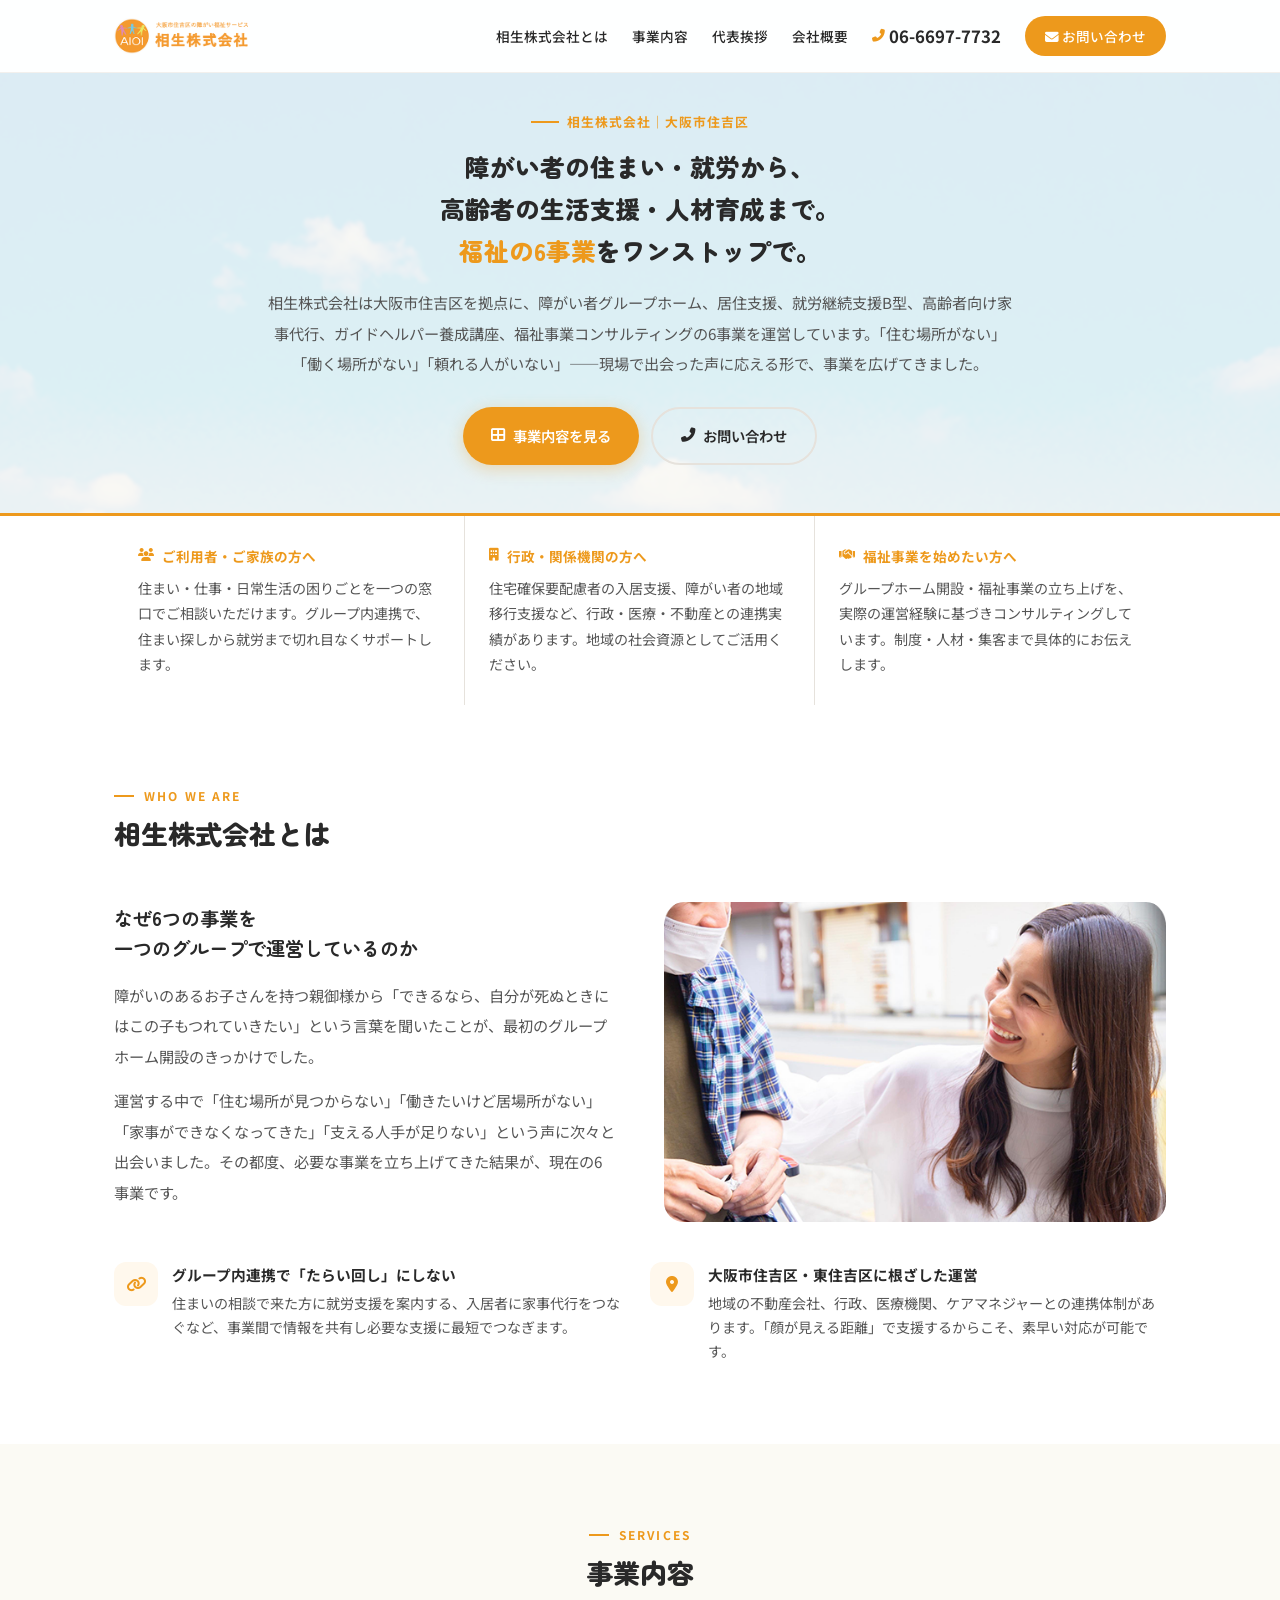
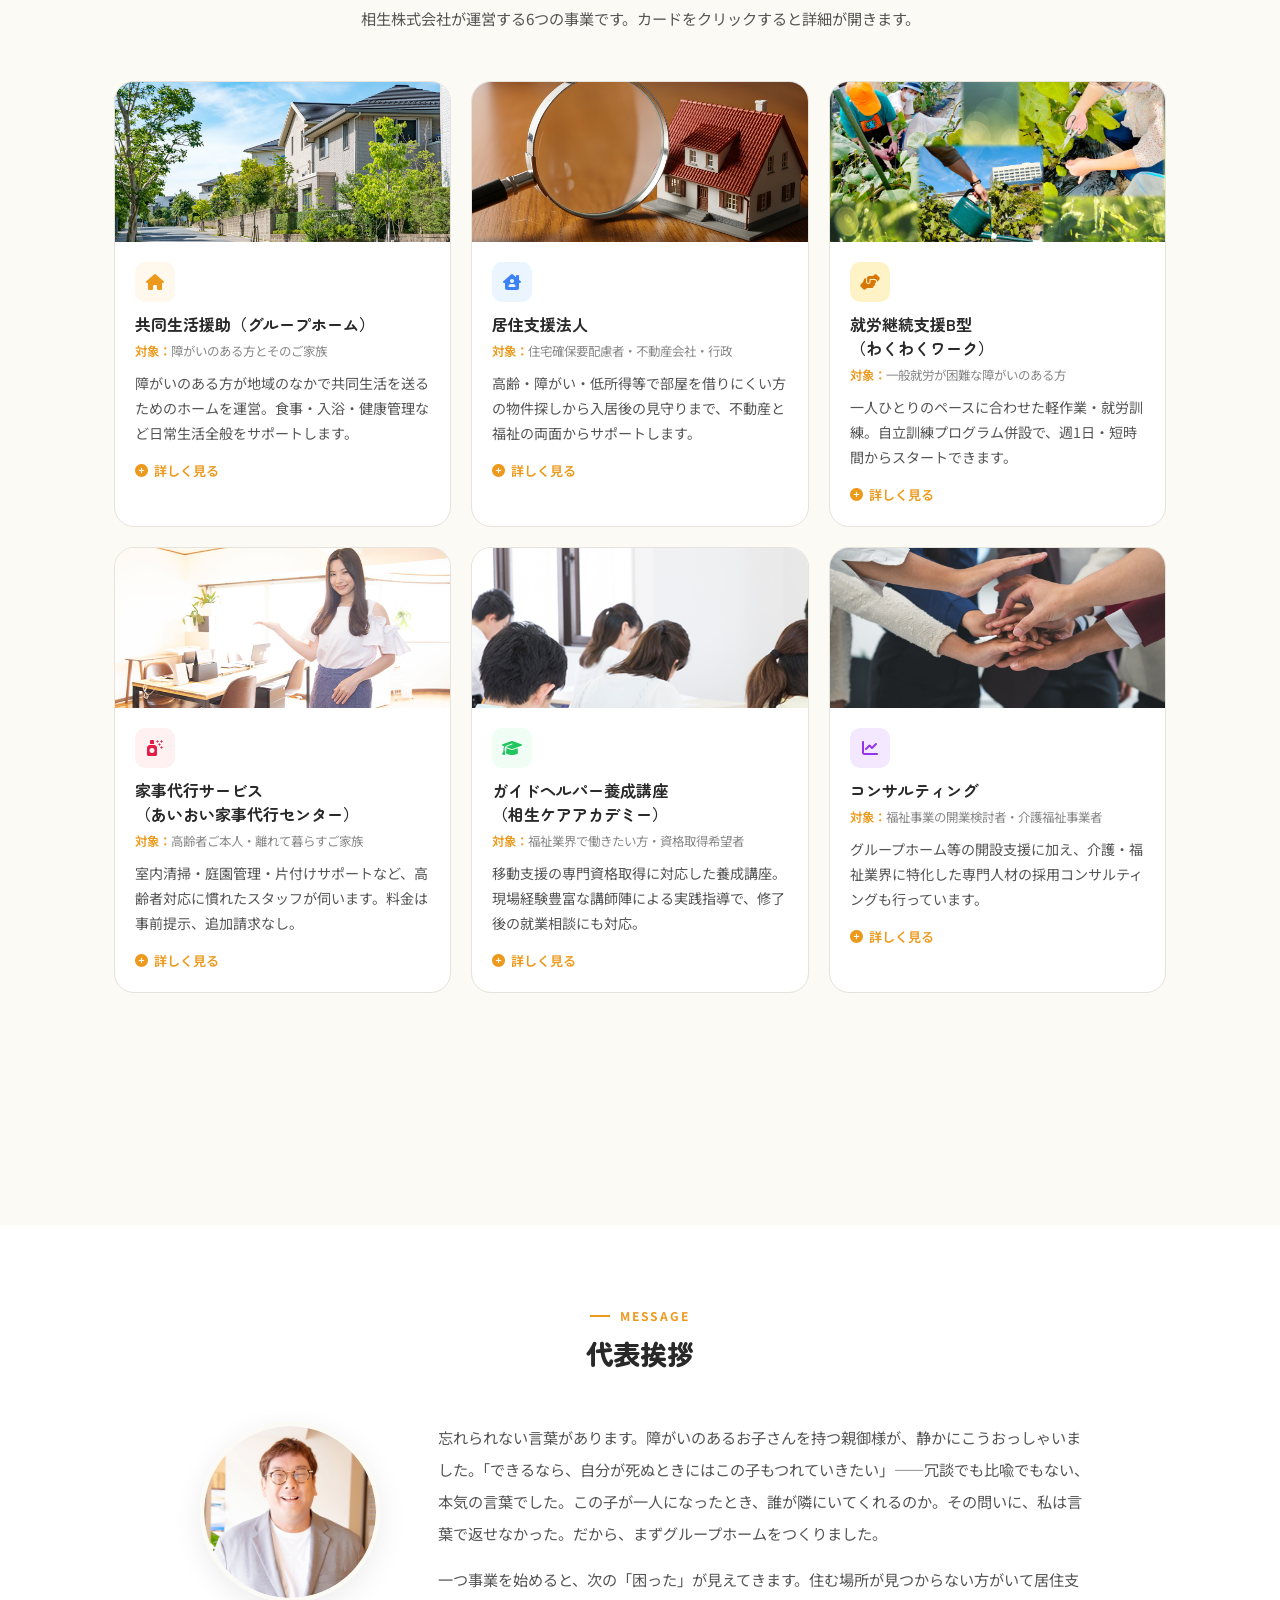
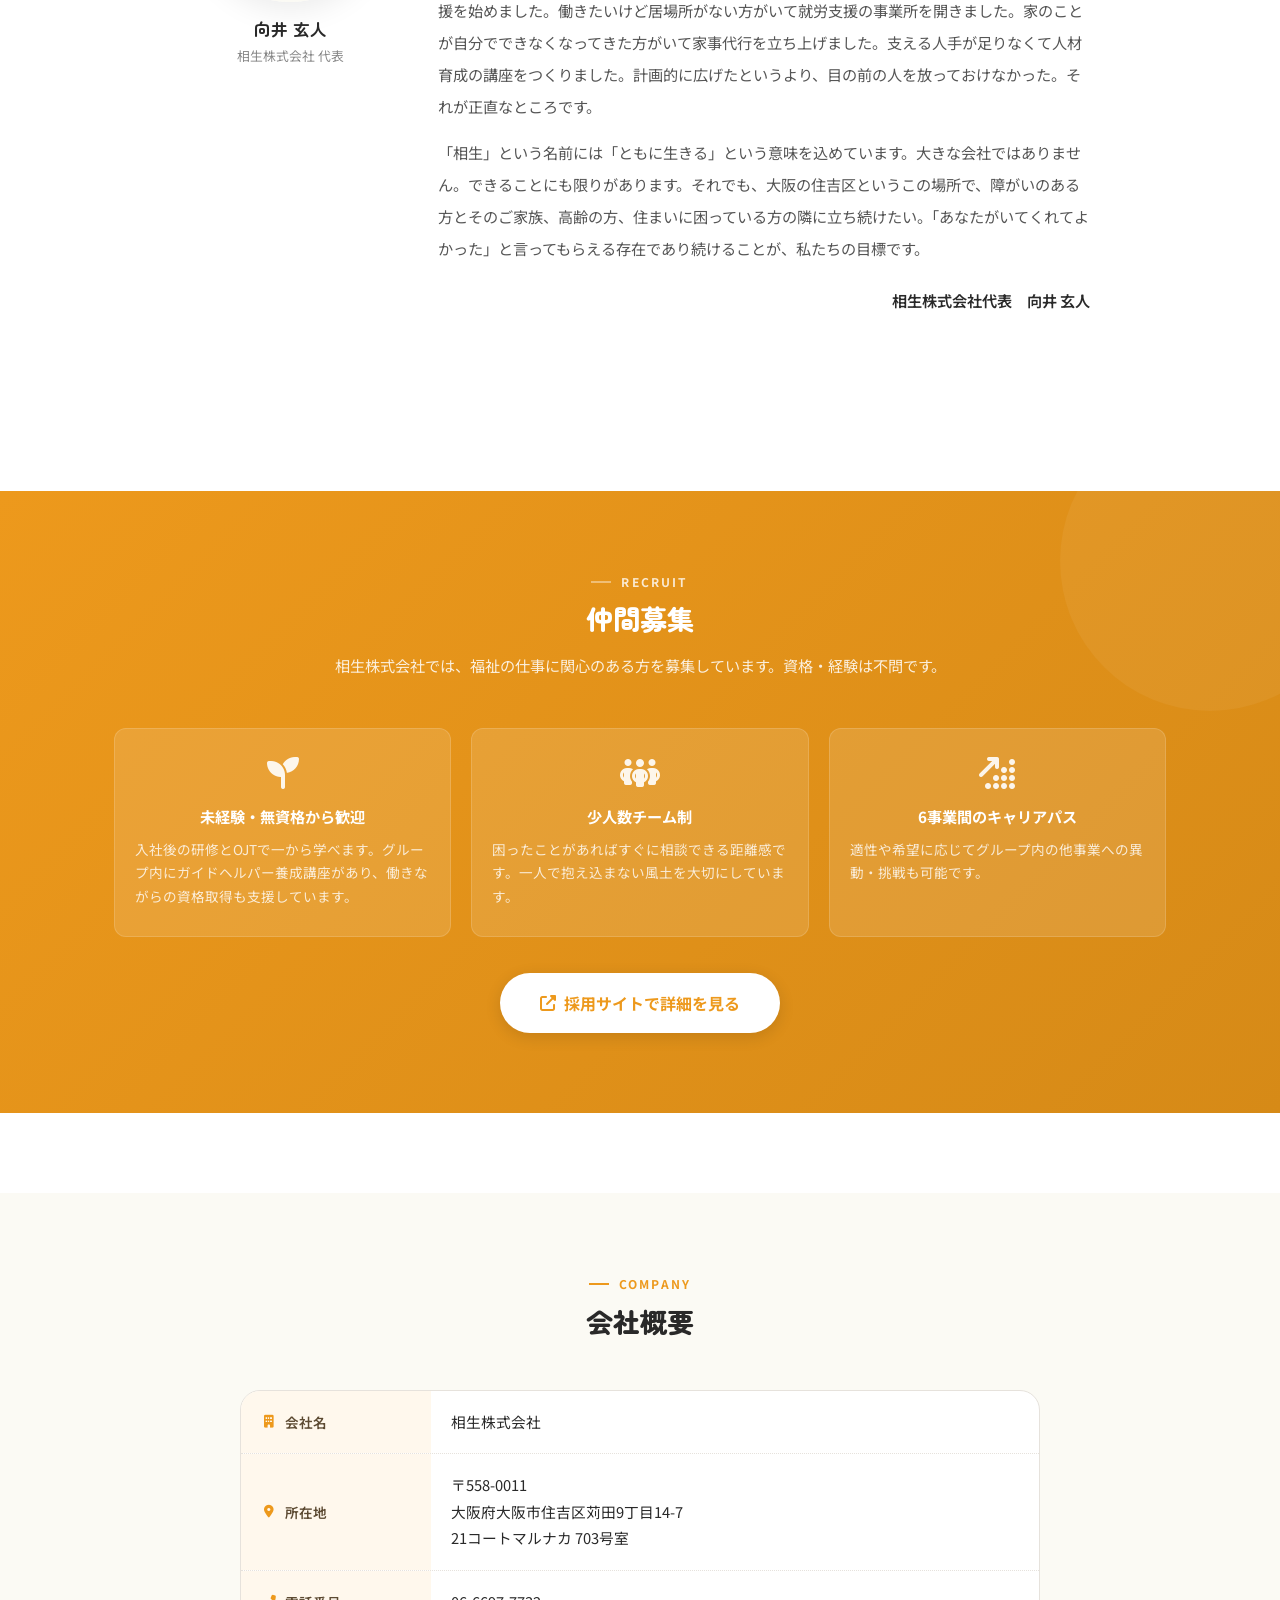
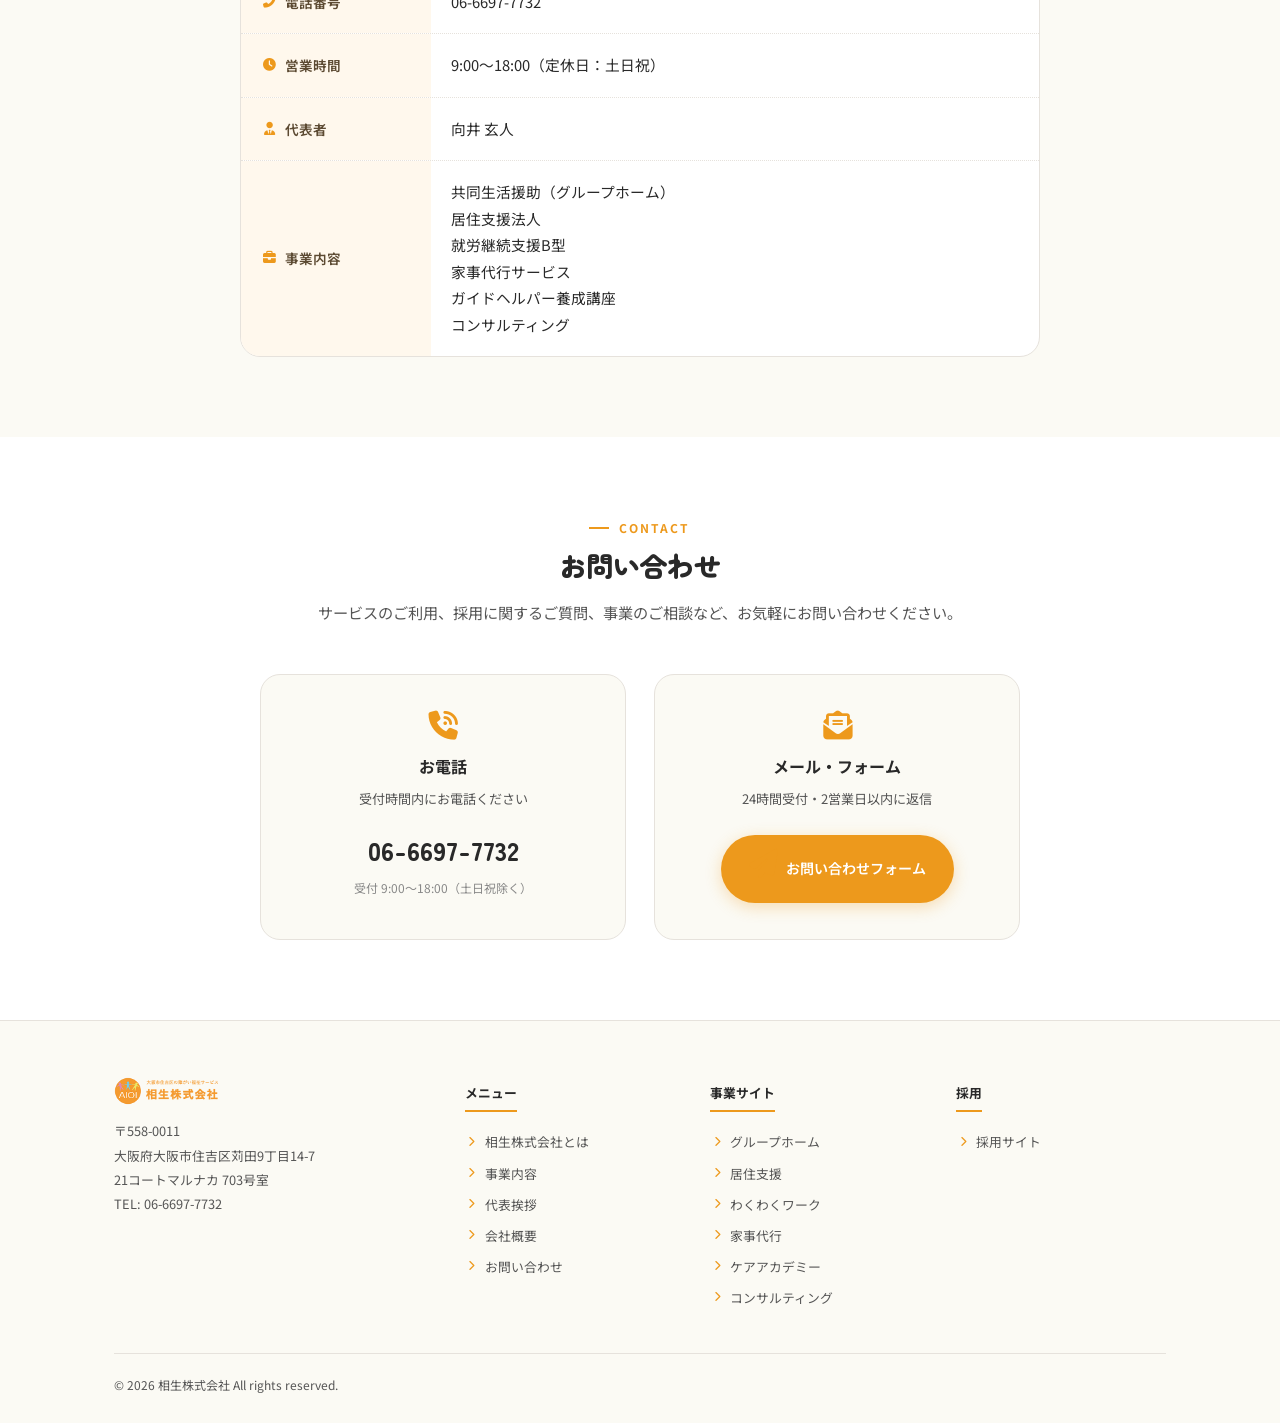
<file: index.html>
<!DOCTYPE html>
<html lang="ja">
<head>
  <meta charset="UTF-8">
  <meta name="viewport" content="width=device-width, initial-scale=1.0">
  <title>相生株式会社コーポレートサイト</title>
<meta name='robots' content='max-image-preview:large' />
<link rel='dns-prefetch' href='https://fonts.googleapis.com/' />
<link rel='dns-prefetch' href='https://cdnjs.cloudflare.com/' />
<link rel="alternate" type="application/rss+xml" title="相生株式会社コーポレートサイト &raquo; サンプルページ のコメントのフィード" href="sample-page/feed/index.html" />
<link rel="alternate" title="oEmbed (JSON)" type="application/json+oembed" href="https://ink.aioi-kj.com/wp-json/oembed/1.0/embed?url=https%3A%2F%2Fink.aioi-kj.com%2F" />
<link rel="alternate" title="oEmbed (XML)" type="text/xml+oembed" href="https://ink.aioi-kj.com/wp-json/oembed/1.0/embed?url=https%3A%2F%2Fink.aioi-kj.com%2F&#038;format=xml" />
<style id="wp-img-auto-sizes-contain-inline-css">
img:is([sizes=auto i],[sizes^="auto," i]){contain-intrinsic-size:3000px 1500px}
/*# sourceURL=wp-img-auto-sizes-contain-inline-css */
</style>
<style id="wp-emoji-styles-inline-css">

	img.wp-smiley, img.emoji {
		display: inline !important;
		border: none !important;
		box-shadow: none !important;
		height: 1em !important;
		width: 1em !important;
		margin: 0 0.07em !important;
		vertical-align: -0.1em !important;
		background: none !important;
		padding: 0 !important;
	}
/*# sourceURL=wp-emoji-styles-inline-css */
</style>
<style id="wp-block-library-inline-css">
:root{--wp-block-synced-color:#7a00df;--wp-block-synced-color--rgb:122,0,223;--wp-bound-block-color:var(--wp-block-synced-color);--wp-editor-canvas-background:#ddd;--wp-admin-theme-color:#007cba;--wp-admin-theme-color--rgb:0,124,186;--wp-admin-theme-color-darker-10:#006ba1;--wp-admin-theme-color-darker-10--rgb:0,107,160.5;--wp-admin-theme-color-darker-20:#005a87;--wp-admin-theme-color-darker-20--rgb:0,90,135;--wp-admin-border-width-focus:2px}@media (min-resolution:192dpi){:root{--wp-admin-border-width-focus:1.5px}}.wp-element-button{cursor:pointer}:root .has-very-light-gray-background-color{background-color:#eee}:root .has-very-dark-gray-background-color{background-color:#313131}:root .has-very-light-gray-color{color:#eee}:root .has-very-dark-gray-color{color:#313131}:root .has-vivid-green-cyan-to-vivid-cyan-blue-gradient-background{background:linear-gradient(135deg,#00d084,#0693e3)}:root .has-purple-crush-gradient-background{background:linear-gradient(135deg,#34e2e4,#4721fb 50%,#ab1dfe)}:root .has-hazy-dawn-gradient-background{background:linear-gradient(135deg,#faaca8,#dad0ec)}:root .has-subdued-olive-gradient-background{background:linear-gradient(135deg,#fafae1,#67a671)}:root .has-atomic-cream-gradient-background{background:linear-gradient(135deg,#fdd79a,#004a59)}:root .has-nightshade-gradient-background{background:linear-gradient(135deg,#330968,#31cdcf)}:root .has-midnight-gradient-background{background:linear-gradient(135deg,#020381,#2874fc)}:root{--wp--preset--font-size--normal:16px;--wp--preset--font-size--huge:42px}.has-regular-font-size{font-size:1em}.has-larger-font-size{font-size:2.625em}.has-normal-font-size{font-size:var(--wp--preset--font-size--normal)}.has-huge-font-size{font-size:var(--wp--preset--font-size--huge)}:root .has-text-align-center{text-align:center}:root .has-text-align-left{text-align:left}:root .has-text-align-right{text-align:right}.has-fit-text{white-space:nowrap!important}#end-resizable-editor-section{display:none}.aligncenter{clear:both}.items-justified-left{justify-content:flex-start}.items-justified-center{justify-content:center}.items-justified-right{justify-content:flex-end}.items-justified-space-between{justify-content:space-between}.screen-reader-text{word-wrap:normal!important;border:0;clip-path:inset(50%);height:1px;margin:-1px;overflow:hidden;padding:0;position:absolute;width:1px}.screen-reader-text:focus{background-color:#ddd;clip-path:none;color:#444;display:block;font-size:1em;height:auto;left:5px;line-height:normal;padding:15px 23px 14px;text-decoration:none;top:5px;width:auto;z-index:100000}html :where(.has-border-color){border-style:solid}html :where([style*=border-color]){border-style:solid}html :where([style*=border-top-color]){border-top-style:solid}html :where([style*=border-right-color]){border-right-style:solid}html :where([style*=border-bottom-color]){border-bottom-style:solid}html :where([style*=border-left-color]){border-left-style:solid}html :where([style*=border-width]){border-style:solid}html :where([style*=border-top-width]){border-top-style:solid}html :where([style*=border-right-width]){border-right-style:solid}html :where([style*=border-bottom-width]){border-bottom-style:solid}html :where([style*=border-left-width]){border-left-style:solid}html :where(img[class*=wp-image-]){height:auto;max-width:100%}:where(figure){margin:0 0 1em}html :where(.is-position-sticky){--wp-admin--admin-bar--position-offset:var(--wp-admin--admin-bar--height,0px)}@media screen and (max-width:600px){html :where(.is-position-sticky){--wp-admin--admin-bar--position-offset:0px}}

/*# sourceURL=/wp-includes/css/dist/block-library/common.min.css */
</style>
<style id="classic-theme-styles-inline-css">
/*! This file is auto-generated */
.wp-block-button__link{color:#fff;background-color:#32373c;border-radius:9999px;box-shadow:none;text-decoration:none;padding:calc(.667em + 2px) calc(1.333em + 2px);font-size:1.125em}.wp-block-file__button{background:#32373c;color:#fff;text-decoration:none}
/*# sourceURL=/wp-includes/css/classic-themes.min.css */
</style>

<style id="global-styles-inline-css">
:root{--wp--preset--aspect-ratio--square: 1;--wp--preset--aspect-ratio--4-3: 4/3;--wp--preset--aspect-ratio--3-4: 3/4;--wp--preset--aspect-ratio--3-2: 3/2;--wp--preset--aspect-ratio--2-3: 2/3;--wp--preset--aspect-ratio--16-9: 16/9;--wp--preset--aspect-ratio--9-16: 9/16;--wp--preset--color--black: #000000;--wp--preset--color--cyan-bluish-gray: #abb8c3;--wp--preset--color--white: #ffffff;--wp--preset--color--pale-pink: #f78da7;--wp--preset--color--vivid-red: #cf2e2e;--wp--preset--color--luminous-vivid-orange: #ff6900;--wp--preset--color--luminous-vivid-amber: #fcb900;--wp--preset--color--light-green-cyan: #7bdcb5;--wp--preset--color--vivid-green-cyan: #00d084;--wp--preset--color--pale-cyan-blue: #8ed1fc;--wp--preset--color--vivid-cyan-blue: #0693e3;--wp--preset--color--vivid-purple: #9b51e0;--wp--preset--gradient--vivid-cyan-blue-to-vivid-purple: linear-gradient(135deg,rgb(6,147,227) 0%,rgb(155,81,224) 100%);--wp--preset--gradient--light-green-cyan-to-vivid-green-cyan: linear-gradient(135deg,rgb(122,220,180) 0%,rgb(0,208,130) 100%);--wp--preset--gradient--luminous-vivid-amber-to-luminous-vivid-orange: linear-gradient(135deg,rgb(252,185,0) 0%,rgb(255,105,0) 100%);--wp--preset--gradient--luminous-vivid-orange-to-vivid-red: linear-gradient(135deg,rgb(255,105,0) 0%,rgb(207,46,46) 100%);--wp--preset--gradient--very-light-gray-to-cyan-bluish-gray: linear-gradient(135deg,rgb(238,238,238) 0%,rgb(169,184,195) 100%);--wp--preset--gradient--cool-to-warm-spectrum: linear-gradient(135deg,rgb(74,234,220) 0%,rgb(151,120,209) 20%,rgb(207,42,186) 40%,rgb(238,44,130) 60%,rgb(251,105,98) 80%,rgb(254,248,76) 100%);--wp--preset--gradient--blush-light-purple: linear-gradient(135deg,rgb(255,206,236) 0%,rgb(152,150,240) 100%);--wp--preset--gradient--blush-bordeaux: linear-gradient(135deg,rgb(254,205,165) 0%,rgb(254,45,45) 50%,rgb(107,0,62) 100%);--wp--preset--gradient--luminous-dusk: linear-gradient(135deg,rgb(255,203,112) 0%,rgb(199,81,192) 50%,rgb(65,88,208) 100%);--wp--preset--gradient--pale-ocean: linear-gradient(135deg,rgb(255,245,203) 0%,rgb(182,227,212) 50%,rgb(51,167,181) 100%);--wp--preset--gradient--electric-grass: linear-gradient(135deg,rgb(202,248,128) 0%,rgb(113,206,126) 100%);--wp--preset--gradient--midnight: linear-gradient(135deg,rgb(2,3,129) 0%,rgb(40,116,252) 100%);--wp--preset--font-size--small: 13px;--wp--preset--font-size--medium: 20px;--wp--preset--font-size--large: 36px;--wp--preset--font-size--x-large: 42px;--wp--preset--spacing--20: 0.44rem;--wp--preset--spacing--30: 0.67rem;--wp--preset--spacing--40: 1rem;--wp--preset--spacing--50: 1.5rem;--wp--preset--spacing--60: 2.25rem;--wp--preset--spacing--70: 3.38rem;--wp--preset--spacing--80: 5.06rem;--wp--preset--shadow--natural: 6px 6px 9px rgba(0, 0, 0, 0.2);--wp--preset--shadow--deep: 12px 12px 50px rgba(0, 0, 0, 0.4);--wp--preset--shadow--sharp: 6px 6px 0px rgba(0, 0, 0, 0.2);--wp--preset--shadow--outlined: 6px 6px 0px -3px rgb(255, 255, 255), 6px 6px rgb(0, 0, 0);--wp--preset--shadow--crisp: 6px 6px 0px rgb(0, 0, 0);}:where(body) { margin: 0; }:where(.is-layout-flex){gap: 0.5em;}:where(.is-layout-grid){gap: 0.5em;}body .is-layout-flex{display: flex;}.is-layout-flex{flex-wrap: wrap;align-items: center;}.is-layout-flex > :is(*, div){margin: 0;}body .is-layout-grid{display: grid;}.is-layout-grid > :is(*, div){margin: 0;}body{padding-top: 0px;padding-right: 0px;padding-bottom: 0px;padding-left: 0px;}:root :where(.wp-element-button, .wp-block-button__link){background-color: #32373c;border-width: 0;color: #fff;font-family: inherit;font-size: inherit;font-style: inherit;font-weight: inherit;letter-spacing: inherit;line-height: inherit;padding-top: calc(0.667em + 2px);padding-right: calc(1.333em + 2px);padding-bottom: calc(0.667em + 2px);padding-left: calc(1.333em + 2px);text-decoration: none;text-transform: inherit;}.has-black-color{color: var(--wp--preset--color--black) !important;}.has-cyan-bluish-gray-color{color: var(--wp--preset--color--cyan-bluish-gray) !important;}.has-white-color{color: var(--wp--preset--color--white) !important;}.has-pale-pink-color{color: var(--wp--preset--color--pale-pink) !important;}.has-vivid-red-color{color: var(--wp--preset--color--vivid-red) !important;}.has-luminous-vivid-orange-color{color: var(--wp--preset--color--luminous-vivid-orange) !important;}.has-luminous-vivid-amber-color{color: var(--wp--preset--color--luminous-vivid-amber) !important;}.has-light-green-cyan-color{color: var(--wp--preset--color--light-green-cyan) !important;}.has-vivid-green-cyan-color{color: var(--wp--preset--color--vivid-green-cyan) !important;}.has-pale-cyan-blue-color{color: var(--wp--preset--color--pale-cyan-blue) !important;}.has-vivid-cyan-blue-color{color: var(--wp--preset--color--vivid-cyan-blue) !important;}.has-vivid-purple-color{color: var(--wp--preset--color--vivid-purple) !important;}.has-black-background-color{background-color: var(--wp--preset--color--black) !important;}.has-cyan-bluish-gray-background-color{background-color: var(--wp--preset--color--cyan-bluish-gray) !important;}.has-white-background-color{background-color: var(--wp--preset--color--white) !important;}.has-pale-pink-background-color{background-color: var(--wp--preset--color--pale-pink) !important;}.has-vivid-red-background-color{background-color: var(--wp--preset--color--vivid-red) !important;}.has-luminous-vivid-orange-background-color{background-color: var(--wp--preset--color--luminous-vivid-orange) !important;}.has-luminous-vivid-amber-background-color{background-color: var(--wp--preset--color--luminous-vivid-amber) !important;}.has-light-green-cyan-background-color{background-color: var(--wp--preset--color--light-green-cyan) !important;}.has-vivid-green-cyan-background-color{background-color: var(--wp--preset--color--vivid-green-cyan) !important;}.has-pale-cyan-blue-background-color{background-color: var(--wp--preset--color--pale-cyan-blue) !important;}.has-vivid-cyan-blue-background-color{background-color: var(--wp--preset--color--vivid-cyan-blue) !important;}.has-vivid-purple-background-color{background-color: var(--wp--preset--color--vivid-purple) !important;}.has-black-border-color{border-color: var(--wp--preset--color--black) !important;}.has-cyan-bluish-gray-border-color{border-color: var(--wp--preset--color--cyan-bluish-gray) !important;}.has-white-border-color{border-color: var(--wp--preset--color--white) !important;}.has-pale-pink-border-color{border-color: var(--wp--preset--color--pale-pink) !important;}.has-vivid-red-border-color{border-color: var(--wp--preset--color--vivid-red) !important;}.has-luminous-vivid-orange-border-color{border-color: var(--wp--preset--color--luminous-vivid-orange) !important;}.has-luminous-vivid-amber-border-color{border-color: var(--wp--preset--color--luminous-vivid-amber) !important;}.has-light-green-cyan-border-color{border-color: var(--wp--preset--color--light-green-cyan) !important;}.has-vivid-green-cyan-border-color{border-color: var(--wp--preset--color--vivid-green-cyan) !important;}.has-pale-cyan-blue-border-color{border-color: var(--wp--preset--color--pale-cyan-blue) !important;}.has-vivid-cyan-blue-border-color{border-color: var(--wp--preset--color--vivid-cyan-blue) !important;}.has-vivid-purple-border-color{border-color: var(--wp--preset--color--vivid-purple) !important;}.has-vivid-cyan-blue-to-vivid-purple-gradient-background{background: var(--wp--preset--gradient--vivid-cyan-blue-to-vivid-purple) !important;}.has-light-green-cyan-to-vivid-green-cyan-gradient-background{background: var(--wp--preset--gradient--light-green-cyan-to-vivid-green-cyan) !important;}.has-luminous-vivid-amber-to-luminous-vivid-orange-gradient-background{background: var(--wp--preset--gradient--luminous-vivid-amber-to-luminous-vivid-orange) !important;}.has-luminous-vivid-orange-to-vivid-red-gradient-background{background: var(--wp--preset--gradient--luminous-vivid-orange-to-vivid-red) !important;}.has-very-light-gray-to-cyan-bluish-gray-gradient-background{background: var(--wp--preset--gradient--very-light-gray-to-cyan-bluish-gray) !important;}.has-cool-to-warm-spectrum-gradient-background{background: var(--wp--preset--gradient--cool-to-warm-spectrum) !important;}.has-blush-light-purple-gradient-background{background: var(--wp--preset--gradient--blush-light-purple) !important;}.has-blush-bordeaux-gradient-background{background: var(--wp--preset--gradient--blush-bordeaux) !important;}.has-luminous-dusk-gradient-background{background: var(--wp--preset--gradient--luminous-dusk) !important;}.has-pale-ocean-gradient-background{background: var(--wp--preset--gradient--pale-ocean) !important;}.has-electric-grass-gradient-background{background: var(--wp--preset--gradient--electric-grass) !important;}.has-midnight-gradient-background{background: var(--wp--preset--gradient--midnight) !important;}.has-small-font-size{font-size: var(--wp--preset--font-size--small) !important;}.has-medium-font-size{font-size: var(--wp--preset--font-size--medium) !important;}.has-large-font-size{font-size: var(--wp--preset--font-size--large) !important;}.has-x-large-font-size{font-size: var(--wp--preset--font-size--x-large) !important;}
/*# sourceURL=global-styles-inline-css */
</style>

<link rel='stylesheet' id='google-fonts-css' href='https://fonts.googleapis.com/css2?family=Noto+Sans+JP:wght@300;400;500;600;700;900&#038;family=Zen+Maru+Gothic:wght@400;500;700;900&#038;display=swap' media='all' />
<link rel='stylesheet' id='font-awesome-css' href='https://cdnjs.cloudflare.com/ajax/libs/font-awesome/6.5.1/css/all.min.css?ver=6.5.1' media='all' />
<link rel='stylesheet' id='aioi-style-css' href='wp-content/themes/aioi-theme/style.css%3Fver=1.0.css' media='all' />
<link rel="https://api.w.org/" href="https://ink.aioi-kj.com/wp-json/" /><link rel="alternate" title="JSON" type="application/json" href="https://ink.aioi-kj.com/wp-json/wp/v2/pages/2" /><link rel="EditURI" type="application/rsd+xml" title="RSD" href="https://ink.aioi-kj.com/xmlrpc.php?rsd" />
<meta name="generator" content="WordPress 7.0.1" />
<link rel="canonical" href="index.html" />
<link rel='shortlink' href='index.html' />
</head>
<body class="home wp-singular page-template-default page page-id-2 wp-theme-aioi-theme">

  <!-- HEADER -->
  <header>
    <div class="hdr">
      <a href="index.html" class="logo-link"><img src="wp-content/themes/aioi-theme/images/logo.png" alt="相生株式会社コーポレートサイト"></a>
      <nav class="main-nav">
        <a href="index.html#whoweare">相生株式会社とは</a>
        <a href="index.html#services">事業内容</a>
        <a href="index.html#message">代表挨拶</a>
        <a href="index.html#company">会社概要</a>
        <div class="nav-tel"><i class="fas fa-phone-alt" style="color:var(--orange)"></i> <span>06-6697-7732</span></div>
        <a href="https://www.aioi-co.com/contact/" target="_blank" rel="noopener" class="nav-cta"><i class="fas fa-envelope"></i> お問い合わせ</a>
      </nav>
      <button class="hamburger" id="hamBtn" aria-label="メニュー"><span></span><span></span><span></span></button>
    </div>
  </header>
  <div class="mob-overlay" id="mobOverlay"></div>
  <div class="mob-nav" id="mobNav">
    <a href="index.html#whoweare" class="mnl"><i class="fas fa-info-circle"></i>相生株式会社とは</a>
    <a href="index.html#services" class="mnl"><i class="fas fa-th-large"></i>事業内容</a>
    <a href="index.html#message" class="mnl"><i class="fas fa-comment-dots"></i>代表挨拶</a>
    <a href="index.html#company" class="mnl"><i class="fas fa-building"></i>会社概要</a>
    <a href="index.html#recruit" class="mnl"><i class="fas fa-user-plus"></i>採用情報</a>
    <a href="https://www.aioi-co.com/contact/" target="_blank" rel="noopener" class="mnl"><i class="fas fa-envelope"></i>お問い合わせ</a>
  </div>

  <!-- HERO -->
  <section class="hero" style="background: var(--cream) url('wp-content/themes/aioi-theme/images/kyojushien-concept1.jpg') center center / cover no-repeat;">
    <div class="container">
      <div class="hero-inner">
        <div>
          <div class="hero-tag">相生株式会社｜大阪市住吉区</div>
          <h1>障がい者の住まい・就労から、<br>高齢者の生活支援・人材育成まで。<br><em>福祉の6事業</em>をワンストップで。</h1>
          <p class="hero-lead">相生株式会社は大阪市住吉区を拠点に、障がい者グループホーム、居住支援、就労継続支援B型、高齢者向け家事代行、ガイドヘルパー養成講座、福祉事業コンサルティングの6事業を運営しています。「住む場所がない」「働く場所がない」「頼れる人がいない」——現場で出会った声に応える形で、事業を広げてきました。</p>
          <div class="hero-btns">
            <a href="index.html#services" class="btn btn-primary"><i class="fas fa-th-large"></i> 事業内容を見る</a>
            <a href="https://www.aioi-co.com/contact/" target="_blank" rel="noopener" class="btn btn-ghost"><i class="fas fa-phone-alt"></i> お問い合わせ</a>
          </div>
        </div>
      </div>
    </div>
  </section>

  <!-- STAKEHOLDER BAR -->
  <div class="stkh">
    <div class="container">
      <div class="stkh-grid">
        <div class="stkh-item">
          <h4><i class="fas fa-users"></i> ご利用者・ご家族の方へ</h4>
          <p>住まい・仕事・日常生活の困りごとを一つの窓口でご相談いただけます。グループ内連携で、住まい探しから就労まで切れ目なくサポートします。</p>
        </div>
        <div class="stkh-item">
          <h4><i class="fas fa-building"></i> 行政・関係機関の方へ</h4>
          <p>住宅確保要配慮者の入居支援、障がい者の地域移行支援など、行政・医療・不動産との連携実績があります。地域の社会資源としてご活用ください。</p>
        </div>
        <div class="stkh-item">
          <h4><i class="fas fa-handshake"></i> 福祉事業を始めたい方へ</h4>
          <p>グループホーム開設・福祉事業の立ち上げを、実際の運営経験に基づきコンサルティングしています。制度・人材・集客まで具体的にお伝えします。</p>
        </div>
      </div>
    </div>
  </div>

  <!-- WHO WE ARE -->
  <section id="whoweare">
    <div class="container reveal">
      <div class="sec-header">
        <div class="sec-label">WHO WE ARE</div>
        <h2 class="sec-title">相生株式会社とは</h2>
      </div>
      <div class="wwa-layout">
        <div class="wwa-text">
          <h3>なぜ6つの事業を<br>一つのグループで運営しているのか</h3>
          <p>障がいのあるお子さんを持つ親御様から「できるなら、自分が死ぬときにはこの子もつれていきたい」という言葉を聞いたことが、最初のグループホーム開設のきっかけでした。</p>
          <p>運営する中で「住む場所が見つからない」「働きたいけど居場所がない」「家事ができなくなってきた」「支える人手が足りない」という声に次々と出会いました。その都度、必要な事業を立ち上げてきた結果が、現在の6事業です。</p>
        </div>
        <div class="wwa-img">
          <img src="wp-content/themes/aioi-theme/images/policy.png" alt="スタッフの対話">
        </div>
      </div>
      <div class="wwa-features">
        <div class="wwa-feat">
          <div class="wwa-feat-icon"><i class="fas fa-link"></i></div>
          <div><h4>グループ内連携で「たらい回し」にしない</h4><p>住まいの相談で来た方に就労支援を案内する、入居者に家事代行をつなぐなど、事業間で情報を共有し必要な支援に最短でつなぎます。</p></div>
        </div>
        <div class="wwa-feat">
          <div class="wwa-feat-icon"><i class="fas fa-map-marker-alt"></i></div>
          <div><h4>大阪市住吉区・東住吉区に根ざした運営</h4><p>地域の不動産会社、行政、医療機関、ケアマネジャーとの連携体制があります。「顔が見える距離」で支援するからこそ、素早い対応が可能です。</p></div>
        </div>
      </div>
    </div>
  </section>

  <!-- SERVICES -->
  <section id="services">
    <div class="container reveal">
      <div class="sec-header center">
        <div class="sec-label">SERVICES</div>
        <h2 class="sec-title">事業内容</h2>
        <p class="sec-lead">相生株式会社が運営する6つの事業です。カードをクリックすると詳細が開きます。</p>
      </div>

      <div class="svc-grid">
        <!-- 01 グループホーム -->
        <div class="svc-card" data-target="detail-1">
          <img src="wp-content/themes/aioi-theme/images/kyojushien-hero1.jpg" alt="グループホーム" class="svc-card-img">
          <div class="svc-card-body">
            <div class="svc-card-icon si-1"><i class="fas fa-home"></i></div>
            <h3>共同生活援助（グループホーム）</h3>
            <div class="svc-card-for"><strong>対象：</strong>障がいのある方とそのご家族</div>
            <p class="svc-card-desc">障がいのある方が地域のなかで共同生活を送るためのホームを運営。食事・入浴・健康管理など日常生活全般をサポートします。</p>
            <div class="svc-card-more"><i class="fas fa-plus-circle"></i> 詳しく見る</div>
          </div>
        </div>
        <!-- 02 居住支援 -->
        <div class="svc-card" data-target="detail-2">
          <img src="wp-content/themes/aioi-theme/images/kyojushien-support.jpg" alt="居住支援" class="svc-card-img">
          <div class="svc-card-body">
            <div class="svc-card-icon si-2"><i class="fas fa-house-chimney-user"></i></div>
            <h3>居住支援法人</h3>
            <div class="svc-card-for"><strong>対象：</strong>住宅確保要配慮者・不動産会社・行政</div>
            <p class="svc-card-desc">高齢・障がい・低所得等で部屋を借りにくい方の物件探しから入居後の見守りまで、不動産と福祉の両面からサポートします。</p>
            <div class="svc-card-more"><i class="fas fa-plus-circle"></i> 詳しく見る</div>
          </div>
        </div>
        <!-- 03 わくわくワーク -->
        <div class="svc-card" data-target="detail-3">
          <img src="wp-content/themes/aioi-theme/images/wakuwaku-work1.jpg" alt="わくわくワーク" class="svc-card-img">
          <div class="svc-card-body">
            <div class="svc-card-icon si-3"><i class="fas fa-hands-helping"></i></div>
            <h3>就労継続支援B型<br>（わくわくワーク）</h3>
            <div class="svc-card-for"><strong>対象：</strong>一般就労が困難な障がいのある方</div>
            <p class="svc-card-desc">一人ひとりのペースに合わせた軽作業・就労訓練。自立訓練プログラム併設で、週1日・短時間からスタートできます。</p>
            <div class="svc-card-more"><i class="fas fa-plus-circle"></i> 詳しく見る</div>
          </div>
        </div>
        <!-- 04 家事代行 -->
        <div class="svc-card" data-target="detail-4">
          <img src="wp-content/themes/aioi-theme/images/staffs.png" alt="家事代行" class="svc-card-img">
          <div class="svc-card-body">
            <div class="svc-card-icon si-4"><i class="fas fa-spray-can-sparkles"></i></div>
            <h3>家事代行サービス<br>（あいおい家事代行センター）</h3>
            <div class="svc-card-for"><strong>対象：</strong>高齢者ご本人・離れて暮らすご家族</div>
            <p class="svc-card-desc">室内清掃・庭園管理・片付けサポートなど、高齢者対応に慣れたスタッフが伺います。料金は事前提示、追加請求なし。</p>
            <div class="svc-card-more"><i class="fas fa-plus-circle"></i> 詳しく見る</div>
          </div>
        </div>
        <!-- 05 ガイドヘルパー -->
        <div class="svc-card" data-target="detail-5">
          <img src="wp-content/themes/aioi-theme/images/academy-lesson1.jpg" alt="ガイドヘルパー養成講座" class="svc-card-img">
          <div class="svc-card-body">
            <div class="svc-card-icon si-5"><i class="fas fa-graduation-cap"></i></div>
            <h3>ガイドヘルパー養成講座<br>（相生ケアアカデミー）</h3>
            <div class="svc-card-for"><strong>対象：</strong>福祉業界で働きたい方・資格取得希望者</div>
            <p class="svc-card-desc">移動支援の専門資格取得に対応した養成講座。現場経験豊富な講師陣による実践指導で、修了後の就業相談にも対応。</p>
            <div class="svc-card-more"><i class="fas fa-plus-circle"></i> 詳しく見る</div>
          </div>
        </div>
        <!-- 06 コンサルティング -->
        <div class="svc-card" data-target="detail-6">
          <img src="wp-content/themes/aioi-theme/images/kyojushien-shop.jpg" alt="コンサルティング" class="svc-card-img">
          <div class="svc-card-body">
            <div class="svc-card-icon si-6"><i class="fas fa-chart-line"></i></div>
            <h3>コンサルティング</h3>
            <div class="svc-card-for"><strong>対象：</strong>福祉事業の開業検討者・介護福祉事業者</div>
            <p class="svc-card-desc">グループホーム等の開設支援に加え、介護・福祉業界に特化した専門人材の採用コンサルティングも行っています。</p>
            <div class="svc-card-more"><i class="fas fa-plus-circle"></i> 詳しく見る</div>
          </div>
        </div>

        <!-- DETAIL PANELS -->
        <div class="svc-detail" id="detail-1">
          <div class="svc-detail-inner">
            <div class="svc-detail-grid">
              <div class="svc-detail-col what">
                <h4><i class="fas fa-clipboard-list"></i> 具体的なサービス内容</h4>
                <ul>
                  <li>障がいのある方が地域のなかで共同生活を送るためのホームを運営</li>
                  <li>食事・入浴・健康管理など日常生活全般のサポート</li>
                  <li>外出・買い物・通院の付き添い</li>
                  <li>ご家族への定期的な状況報告・相談対応</li>
                  <li>自己決定を尊重し「どうしたい？」から始まる支援方針</li>
                </ul>
              </div>
              <div class="svc-detail-col value">
                <h4><i class="fas fa-star"></i> 選ばれる理由・提供価値</h4>
                <ul>
                  <li>「親なきあと」を見据えた長期的な生活基盤の提供——親御様の不安に応えるために開設したホームです</li>
                  <li>施設ではなく「地域のなかの住まい」——大阪・住吉の街でふつうの暮らしを続けられます</li>
                  <li>グループ内の居住支援・就労支援と連携し、住まいの先にある「仕事」「社会参加」までつなぎます</li>
                </ul>
              </div>
            </div>
            <div class="svc-detail-foot">
              <a href="https://www.aioi-co.com/" target="_blank" rel="noopener" class="svc-link">グループホームのサイトを見る <i class="fas fa-arrow-right"></i></a>
            </div>
          </div>
        </div>

        <div class="svc-detail" id="detail-2">
          <div class="svc-detail-inner">
            <div class="svc-detail-grid">
              <div class="svc-detail-col what">
                <h4><i class="fas fa-clipboard-list"></i> 具体的なサービス内容</h4>
                <ul>
                  <li>住宅確保要配慮者（高齢・障がい・低所得等で部屋を借りにくい方）の物件探し</li>
                  <li>不動産会社との交渉・橋渡し</li>
                  <li>保証人がいない方の契約手続き支援</li>
                  <li>入居後の見守り訪問・生活相談の継続</li>
                  <li>行政・医療機関・ケアマネとの連携による総合サポート</li>
                </ul>
              </div>
              <div class="svc-detail-col value">
                <h4><i class="fas fa-star"></i> 選ばれる理由・提供価値</h4>
                <ul>
                  <li>断られ続けた方の住まい確保を、不動産と福祉の両面からサポートします</li>
                  <li>鍵を渡して終わりではなく、入居後も見守り・生活相談を継続。「住み続けられる安心」を提供します</li>
                  <li>不動産会社にとっても、入居後トラブルの窓口として機能し、空室リスクの軽減につながります</li>
                </ul>
              </div>
            </div>
            <div class="svc-detail-foot">
              <a href="https://aioi-kyojushien.com/" target="_blank" rel="noopener" class="svc-link">居住支援のサイトを見る <i class="fas fa-arrow-right"></i></a>
            </div>
          </div>
        </div>

        <div class="svc-detail" id="detail-3">
          <div class="svc-detail-inner">
            <div class="svc-detail-grid">
              <div class="svc-detail-col what">
                <h4><i class="fas fa-clipboard-list"></i> 具体的なサービス内容</h4>
                <ul>
                  <li>一人ひとりのペースに合わせた軽作業・就労訓練（週1日・短時間から可）</li>
                  <li>自立訓練プログラム併設——生活リズムの構築、対人スキルの練習</li>
                  <li>体験利用・見学随時受付——雰囲気を見てから通所を決められます</li>
                  <li>「わくわく」がコンセプト——楽しさと手応えを感じながら働ける環境</li>
                </ul>
              </div>
              <div class="svc-detail-col value">
                <h4><i class="fas fa-star"></i> 選ばれる理由・提供価値</h4>
                <ul>
                  <li>体調や気分に波があっても「今日できること」を一緒に見つけるスタイル。本人のペースに仕事を合わせます</li>
                  <li>自立訓練プログラム併設で「まだ働くのは早いかも」という段階の方も受け入れ可能</li>
                  <li>グループ内のグループホーム・居住支援と連携し、「住まい＋仕事」をセットで支援できます</li>
                </ul>
              </div>
            </div>
            <div class="svc-detail-foot">
              <a href="https://wakuwaku.aioi-co.com/" target="_blank" rel="noopener" class="svc-link">わくわくワークのサイトを見る <i class="fas fa-arrow-right"></i></a>
            </div>
          </div>
        </div>

        <div class="svc-detail" id="detail-4">
          <div class="svc-detail-inner">
            <div class="svc-detail-grid">
              <div class="svc-detail-col what">
                <h4><i class="fas fa-clipboard-list"></i> 具体的なサービス内容</h4>
                <ul>
                  <li>室内清掃（キッチン・浴室・トイレ・居室全般）</li>
                  <li>庭園管理・雑草処理・敷地内の清掃</li>
                  <li>整理整頓・不用品の仕分け・片付けサポート</li>
                  <li>ご要望に応じた柔軟な作業内容の調整</li>
                  <li>複数スタッフによるチーム対応で短時間・高品質</li>
                </ul>
              </div>
              <div class="svc-detail-col value">
                <h4><i class="fas fa-star"></i> 選ばれる理由・提供価値</h4>
                <ul>
                  <li>高齢者専門——暮らしや習慣を理解したスタッフが伺います。「ここは触らないで」を尊重した対応です</li>
                  <li>明朗会計——料金は事前にお伝えし、作業後の追加請求は一切ありません</li>
                  <li>離れて暮らすご家族からの依頼も対応。「親の家が心配だけど頻繁に行けない」方にご利用いただいています</li>
                </ul>
              </div>
            </div>
            <div class="svc-detail-foot">
              <a href="https://ace.aioi-kj.com/aioi-kj" target="_blank" rel="noopener" class="svc-link">家事代行のサイトを見る <i class="fas fa-arrow-right"></i></a>
            </div>
          </div>
        </div>

        <div class="svc-detail" id="detail-5">
          <div class="svc-detail-inner">
            <div class="svc-detail-grid">
              <div class="svc-detail-col what">
                <h4><i class="fas fa-clipboard-list"></i> 具体的なサービス内容</h4>
                <ul>
                  <li>移動支援（ガイドヘルプ）の専門資格取得に対応した養成講座</li>
                  <li>外出時の介助技術・安全管理・コミュニケーションスキルの実践指導</li>
                  <li>福祉現場で働く経験豊富な講師陣による実践重視のカリキュラム</li>
                  <li>修了後の就業相談にも対応（相生株式会社内の事業所への就業も可能）</li>
                </ul>
              </div>
              <div class="svc-detail-col value">
                <h4><i class="fas fa-star"></i> 選ばれる理由・提供価値</h4>
                <ul>
                  <li>教壇に立つのは今も現場で利用者と向き合っている経験者。教科書にない現場対応力が身につきます</li>
                  <li>「福祉に興味はあるけど何から？」という方に最適な入口。資格取得後のキャリアまで相談可能</li>
                  <li>グループ内に就業先があるため、資格取得→即就業のルートが明確です</li>
                </ul>
              </div>
            </div>
            <div class="svc-detail-foot">
              <a href="https://aioicare-academy.com/" target="_blank" rel="noopener" class="svc-link">相生ケアアカデミーのサイトを見る <i class="fas fa-arrow-right"></i></a>
            </div>
          </div>
        </div>

        <div class="svc-detail" id="detail-6">
          <div class="svc-detail-inner">
            <div class="svc-detail-grid">
              <div class="svc-detail-col what">
                <h4><i class="fas fa-clipboard-list"></i> 具体的なサービス内容</h4>
                <ul>
                  <li>グループホーム・就労支援事業所等の開設に関する総合アドバイス</li>
                  <li>制度の仕組み・指定申請手続きの進め方</li>
                  <li>物件選定・内装計画・設備基準への対応</li>
                  <li>開設後の利用者集客・行政対応のノウハウ提供</li>
                  <li>介護・福祉業界に特化した専門人材の採用コンサルティング（求人設計・媒体選定・面接設計・定着支援）</li>
                </ul>
              </div>
              <div class="svc-detail-col value">
                <h4><i class="fas fa-star"></i> 選ばれる理由・提供価値</h4>
                <ul>
                  <li>「自分で事業を運営している事業者」が相談に乗ります。現場で本当に起きることをもとにした実践的な助言です</li>
                  <li>大阪エリアの行政手続き・地域連携・物件事情に精通。住吉区で複数事業を運営してきた土地勘があります</li>
                  <li>事業計画の策定段階から相談可能。「何から手をつければ？」という段階からお手伝いします</li>
                  <li>福祉業界特有の「人が集まらない・すぐ辞める」問題に対し、求人の出し方から定着の仕組みまで一貫して支援します</li>
                </ul>
              </div>
            </div>
            <div class="svc-detail-foot">
              <a href="https://www.aioi-kj.com/aioi-kj" target="_blank" rel="noopener" class="svc-link">コンサルティングのサイトを見る <i class="fas fa-arrow-right"></i></a>
            </div>
          </div>
        </div>

      </div>
    </div>
  </section>

  <!-- MESSAGE -->
  <section id="message">
    <div class="container reveal">
      <div class="sec-header center">
        <div class="sec-label">MESSAGE</div>
        <h2 class="sec-title">代表挨拶</h2>
      </div>
      <div class="msg-layout">
        <div class="msg-photo">
          <img src="wp-content/themes/aioi-theme/images/representative-circle.png" alt="代表 向井玄人">
          <div class="name">向井 玄人</div>
          <div class="role">相生株式会社 代表</div>
        </div>
        <div class="msg-body">
          <p>忘れられない言葉があります。障がいのあるお子さんを持つ親御様が、静かにこうおっしゃいました。「できるなら、自分が死ぬときにはこの子もつれていきたい」——冗談でも比喩でもない、本気の言葉でした。この子が一人になったとき、誰が隣にいてくれるのか。その問いに、私は言葉で返せなかった。だから、まずグループホームをつくりました。</p>
          <p>一つ事業を始めると、次の「困った」が見えてきます。住む場所が見つからない方がいて居住支援を始めました。働きたいけど居場所がない方がいて就労支援の事業所を開きました。家のことが自分でできなくなってきた方がいて家事代行を立ち上げました。支える人手が足りなくて人材育成の講座をつくりました。計画的に広げたというより、目の前の人を放っておけなかった。それが正直なところです。</p>
          <p>「相生」という名前には「ともに生きる」という意味を込めています。大きな会社ではありません。できることにも限りがあります。それでも、大阪の住吉区というこの場所で、障がいのある方とそのご家族、高齢の方、住まいに困っている方の隣に立ち続けたい。「あなたがいてくれてよかった」と言ってもらえる存在であり続けることが、私たちの目標です。</p>
          <p class="sig">相生株式会社代表　向井 玄人</p>
        </div>
      </div>
    </div>
  </section>

  <!-- RECRUIT -->
  <section id="recruit">
    <div class="rec-bg">
      <div class="container reveal">
        <div class="sec-header center">
          <div class="sec-label">RECRUIT</div>
          <h2 class="sec-title">仲間募集</h2>
          <p class="sec-lead">相生株式会社では、福祉の仕事に関心のある方を募集しています。資格・経験は不問です。</p>
        </div>
        <div class="rec-content">
          <div class="rec-card">
            <i class="fas fa-seedling"></i>
            <h4>未経験・無資格から歓迎</h4>
            <p>入社後の研修とOJTで一から学べます。グループ内にガイドヘルパー養成講座があり、働きながらの資格取得も支援しています。</p>
          </div>
          <div class="rec-card">
            <i class="fas fa-people-group"></i>
            <h4>少人数チーム制</h4>
            <p>困ったことがあればすぐに相談できる距離感です。一人で抱え込まない風土を大切にしています。</p>
          </div>
          <div class="rec-card">
            <i class="fas fa-arrow-up-right-dots"></i>
            <h4>6事業間のキャリアパス</h4>
            <p>適性や希望に応じてグループ内の他事業への異動・挑戦も可能です。</p>
          </div>
        </div>
        <div class="rec-cta">
          <a href="https://aioi-saiyou.com/" target="_blank" rel="noopener"><i class="fas fa-external-link-alt"></i> 採用サイトで詳細を見る</a>
        </div>
      </div>
    </div>
  </section>

  <!-- COMPANY -->
  <section id="company">
    <div class="container reveal">
      <div class="sec-header center">
        <div class="sec-label">COMPANY</div>
        <h2 class="sec-title">会社概要</h2>
      </div>
      <dl class="co-table">
        <div class="co-row"><dt><i class="fas fa-building"></i> 会社名</dt><dd>相生株式会社</dd></div>
        <div class="co-row"><dt><i class="fas fa-map-marker-alt"></i> 所在地</dt><dd>〒558-0011<br>大阪府大阪市住吉区苅田9丁目14-7<br>21コートマルナカ 703号室</dd></div>
        <div class="co-row"><dt><i class="fas fa-phone-alt"></i> 電話番号</dt><dd><a href="tel:0666977732" style="color:var(--text)">06-6697-7732</a></dd></div>
        <div class="co-row"><dt><i class="fas fa-clock"></i> 営業時間</dt><dd>9:00〜18:00（定休日：土日祝）</dd></div>
        <div class="co-row"><dt><i class="fas fa-user-tie"></i> 代表者</dt><dd>向井 玄人</dd></div>
        <div class="co-row"><dt><i class="fas fa-briefcase"></i> 事業内容</dt><dd>共同生活援助（グループホーム）<br>居住支援法人<br>就労継続支援B型<br>家事代行サービス<br>ガイドヘルパー養成講座<br>コンサルティング</dd></div>
      </dl>
    </div>
  </section>

  <!-- CONTACT -->
  <section id="contact">
    <div class="container reveal">
      <div class="sec-header center">
        <div class="sec-label">CONTACT</div>
        <h2 class="sec-title">お問い合わせ</h2>
        <p class="sec-lead">サービスのご利用、採用に関するご質問、事業のご相談など、お気軽にお問い合わせください。</p>
      </div>
      <div class="ct-grid">
        <div class="ct-card">
          <i class="fas fa-phone-volume"></i>
          <h3>お電話</h3>
          <p class="desc">受付時間内にお電話ください</p>
          <a href="tel:0666977732" class="tel">06-6697-7732</a>
          <p class="hours">受付 9:00〜18:00（土日祝除く）</p>
        </div>
        <div class="ct-card">
          <i class="fas fa-envelope-open-text"></i>
          <h3>メール・フォーム</h3>
          <p class="desc">24時間受付・2営業日以内に返信</p>
          <a href="https://www.aioi-co.com/contact/" target="_blank" rel="noopener" class="btn btn-primary" style="font-size:0.88rem;margin-top:8px;">
            <i class="fas fa-paper-plane"></i> お問い合わせフォーム
          </a>
        </div>
      </div>
    </div>
  </section>

  <!-- Service card expand script -->
  <script>
    const allCards = Array.from(document.querySelectorAll('.svc-card'));
    const allDetails = Array.from(document.querySelectorAll('.svc-detail'));

    allCards.forEach(card=>{
      card.addEventListener('click',()=>{
        const targetId = card.getAttribute('data-target');
        const detail = document.getElementById(targetId);
        const wasOpen = detail.classList.contains('open');

        allDetails.forEach(d=>d.classList.remove('open'));
        allCards.forEach(c=>c.classList.remove('active'));

        if(!wasOpen){
          const cardTop = card.getBoundingClientRect().top;
          let lastInRow = card;
          allCards.forEach(c=>{
            const r = c.getBoundingClientRect();
            if(Math.abs(r.top - cardTop) < 20 && r.left >= lastInRow.getBoundingClientRect().left){
              lastInRow = c;
            }
          });
          lastInRow.insertAdjacentElement('afterend', detail);

          card.classList.add('active');
          requestAnimationFrame(()=>{
            detail.classList.add('open');
            setTimeout(()=>{
              detail.scrollIntoView({behavior:'smooth',block:'nearest'});
            },300);
          });
        }
      });
    });
  </script>

  <!-- FOOTER -->
  <footer>
    <div class="container">
      <div class="ft-grid">
        <div class="ft-brand">
          <img src="wp-content/themes/aioi-theme/images/logo.png" alt="相生株式会社">
          <p>〒558-0011<br>大阪府大阪市住吉区苅田9丁目14-7<br>21コートマルナカ 703号室<br>TEL: 06-6697-7732</p>
        </div>
        <div class="ft-col">
          <h4>メニュー</h4>
          <a href="index.html#whoweare"><i class="fas fa-chevron-right"></i> 相生株式会社とは</a>
          <a href="index.html#services"><i class="fas fa-chevron-right"></i> 事業内容</a>
          <a href="index.html#message"><i class="fas fa-chevron-right"></i> 代表挨拶</a>
          <a href="index.html#company"><i class="fas fa-chevron-right"></i> 会社概要</a>
          <a href="https://www.aioi-co.com/contact/" target="_blank" rel="noopener"><i class="fas fa-chevron-right"></i> お問い合わせ</a>
        </div>
        <div class="ft-col">
          <h4>事業サイト</h4>
          <a href="https://www.aioi-co.com/" target="_blank" rel="noopener"><i class="fas fa-chevron-right"></i> グループホーム</a>
          <a href="https://aioi-kyojushien.com/" target="_blank" rel="noopener"><i class="fas fa-chevron-right"></i> 居住支援</a>
          <a href="https://wakuwaku.aioi-co.com/" target="_blank" rel="noopener"><i class="fas fa-chevron-right"></i> わくわくワーク</a>
          <a href="https://ace.aioi-kj.com/aioi-kj" target="_blank" rel="noopener"><i class="fas fa-chevron-right"></i> 家事代行</a>
          <a href="https://aioicare-academy.com/" target="_blank" rel="noopener"><i class="fas fa-chevron-right"></i> ケアアカデミー</a>
          <a href="https://www.aioi-kj.com/aioi-kj" target="_blank" rel="noopener"><i class="fas fa-chevron-right"></i> コンサルティング</a>
        </div>
        <div class="ft-col">
          <h4>採用</h4>
          <a href="https://aioi-saiyou.com/" target="_blank" rel="noopener"><i class="fas fa-chevron-right"></i> 採用サイト</a>
        </div>
      </div>
      <div class="ft-bottom">
        <span>&copy; 2026 相生株式会社 All rights reserved.</span>
      </div>
    </div>
  </footer>

  <script>
    // Mobile nav
    const hamBtn=document.getElementById('hamBtn'),mobNav=document.getElementById('mobNav'),mobOverlay=document.getElementById('mobOverlay');
    function toggleMob(){hamBtn.classList.toggle('active');mobNav.classList.toggle('active');mobOverlay.classList.toggle('active');}
    if(hamBtn){hamBtn.addEventListener('click',toggleMob);}
    if(mobOverlay){mobOverlay.addEventListener('click',toggleMob);}
    document.querySelectorAll('.mnl').forEach(a=>a.addEventListener('click',toggleMob));

    // Reveal
    const obs=new IntersectionObserver((entries)=>{entries.forEach(e=>{if(e.isIntersecting){e.target.classList.add('visible');obs.unobserve(e.target);}});},{threshold:0.1});
    document.querySelectorAll('.reveal').forEach(el=>obs.observe(el));
  </script>

  <script type="speculationrules">
{"prefetch":[{"source":"document","where":{"and":[{"href_matches":"/*"},{"not":{"href_matches":["/wp-*.php","/wp-admin/*","/wp-content/uploads/*","/wp-content/*","/wp-content/plugins/*","/wp-content/themes/aioi-theme/*","/*\\?(.+)"]}},{"not":{"selector_matches":"a[rel~=\"nofollow\"]"}},{"not":{"selector_matches":".no-prefetch, .no-prefetch a"}}]},"eagerness":"conservative"}]}
</script>
<script id="wp-emoji-settings" type="application/json">
{"baseUrl":"https://s.w.org/images/core/emoji/17.0.2/72x72/","ext":".png","svgUrl":"https://s.w.org/images/core/emoji/17.0.2/svg/","svgExt":".svg","source":{"concatemoji":"https://ink.aioi-kj.com/wp-includes/js/wp-emoji-release.min.js?ver=7.0.1"}}
</script>
<script type="module">
/*! This file is auto-generated */
const a=JSON.parse(document.getElementById("wp-emoji-settings").textContent),o=(window._wpemojiSettings=a,"wpEmojiSettingsSupports"),s=["flag","emoji"];function i(e){try{var t={supportTests:e,timestamp:(new Date).valueOf()};sessionStorage.setItem(o,JSON.stringify(t))}catch(e){}}function c(e,t,n){e.clearRect(0,0,e.canvas.width,e.canvas.height),e.fillText(t,0,0);t=new Uint32Array(e.getImageData(0,0,e.canvas.width,e.canvas.height).data);e.clearRect(0,0,e.canvas.width,e.canvas.height),e.fillText(n,0,0);const a=new Uint32Array(e.getImageData(0,0,e.canvas.width,e.canvas.height).data);return t.every((e,t)=>e===a[t])}function p(e,t){e.clearRect(0,0,e.canvas.width,e.canvas.height),e.fillText(t,0,0);var n=e.getImageData(16,16,1,1);for(let e=0;e<n.data.length;e++)if(0!==n.data[e])return!1;return!0}function u(e,t,n,a){switch(t){case"flag":return n(e,"\ud83c\udff3\ufe0f\u200d\u26a7\ufe0f","\ud83c\udff3\ufe0f\u200b\u26a7\ufe0f")?!1:!n(e,"\ud83c\udde8\ud83c\uddf6","\ud83c\udde8\u200b\ud83c\uddf6")&&!n(e,"\ud83c\udff4\udb40\udc67\udb40\udc62\udb40\udc65\udb40\udc6e\udb40\udc67\udb40\udc7f","\ud83c\udff4\u200b\udb40\udc67\u200b\udb40\udc62\u200b\udb40\udc65\u200b\udb40\udc6e\u200b\udb40\udc67\u200b\udb40\udc7f");case"emoji":return!a(e,"\ud83e\u1fac8")}return!1}function f(e,t,n,a){let r;const o=(r="undefined"!=typeof WorkerGlobalScope&&self instanceof WorkerGlobalScope?new OffscreenCanvas(300,150):document.createElement("canvas")).getContext("2d",{willReadFrequently:!0}),s=(o.textBaseline="top",o.font="600 32px Arial",{});return e.forEach(e=>{s[e]=t(o,e,n,a)}),s}function r(e){var t=document.createElement("script");t.src=e,t.defer=!0,document.head.appendChild(t)}a.supports={everything:!0,everythingExceptFlag:!0},new Promise(t=>{let n=function(){try{var e=JSON.parse(sessionStorage.getItem(o));if("object"==typeof e&&"number"==typeof e.timestamp&&(new Date).valueOf()<e.timestamp+604800&&"object"==typeof e.supportTests)return e.supportTests}catch(e){}return null}();if(!n){if("undefined"!=typeof Worker&&"undefined"!=typeof OffscreenCanvas&&"undefined"!=typeof URL&&URL.createObjectURL&&"undefined"!=typeof Blob)try{var e="postMessage("+f.toString()+"("+[JSON.stringify(s),u.toString(),c.toString(),p.toString()].join(",")+"));",a=new Blob([e],{type:"text/javascript"});const r=new Worker(URL.createObjectURL(a),{name:"wpTestEmojiSupports"});return void(r.onmessage=e=>{i(n=e.data),r.terminate(),t(n)})}catch(e){}i(n=f(s,u,c,p))}t(n)}).then(e=>{for(const n in e)a.supports[n]=e[n],a.supports.everything=a.supports.everything&&a.supports[n],"flag"!==n&&(a.supports.everythingExceptFlag=a.supports.everythingExceptFlag&&a.supports[n]);var t;a.supports.everythingExceptFlag=a.supports.everythingExceptFlag&&!a.supports.flag,a.supports.everything||((t=a.source||{}).concatemoji?r(t.concatemoji):t.wpemoji&&t.twemoji&&(r(t.twemoji),r(t.wpemoji)))});
//# sourceURL=https://ink.aioi-kj.com/wp-includes/js/wp-emoji-loader.min.js
</script>
</body>
</html>
</file>
